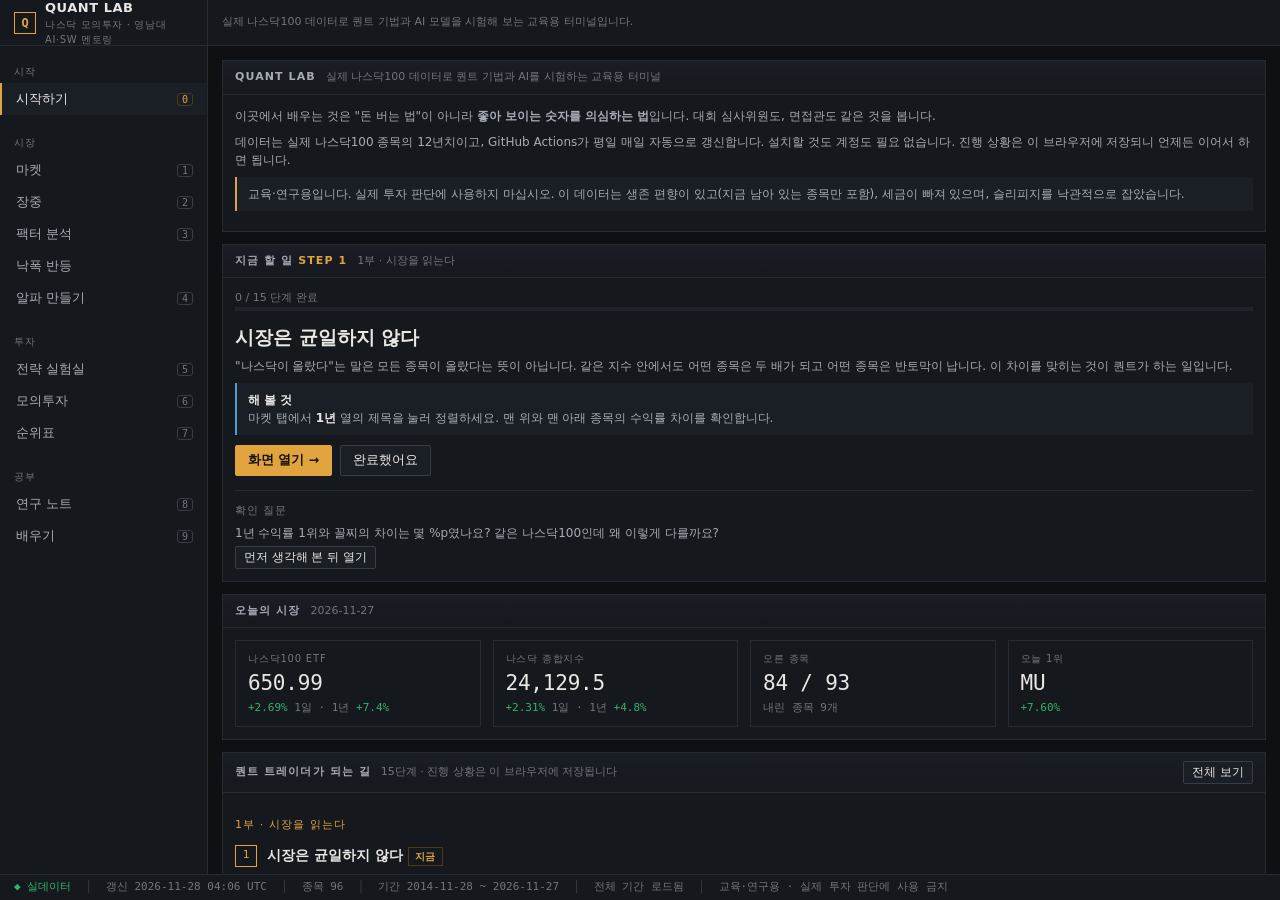
<file: docs/index.html>
<!DOCTYPE html>
<html lang="ko">
<head>
<meta charset="utf-8">
<meta name="viewport" content="width=device-width, initial-scale=1">
<title>QUANT LAB — 나스닥 퀀트 모의투자</title>
<meta name="description" content="실제 나스닥100 데이터로 퀀트 기법과 AI 모델을 시험하고 모의투자를 해 보는 교육용 터미널. 영남대 SW중심대학사업단 AI·SW 러닝메이트.">
<link rel="icon" href="data:image/svg+xml,<svg xmlns='http://www.w3.org/2000/svg' viewBox='0 0 32 32'><rect width='32' height='32' fill='%230e1013'/><text x='16' y='23' font-size='18' font-family='monospace' fill='%23e0a33e' text-anchor='middle'>Q</text></svg>">
<link rel="stylesheet" href="css/terminal.css">
</head>
<body>

<div class="app">
  <div class="brand-cell">
    <div class="brand-mark">Q</div>
    <div class="brand-name">QUANT LAB
      <small>나스닥 모의투자 · 영남대 AI·SW 멘토링</small>
    </div>
  </div>

  <div class="topbar" id="topbar">
    <span class="tiny">실제 나스닥100 데이터로 퀀트 기법과 AI 모델을 시험해 보는 교육용 터미널입니다.</span>
  </div>

  <nav class="rail">
    <div class="nav-group">
      <div class="nav-label">시작</div>
      <button class="nav-item on" data-screen="home">시작하기<span class="key">0</span></button>
    </div>
    <div class="nav-group">
      <div class="nav-label">시장</div>
      <button class="nav-item" data-screen="market">마켓<span class="key">1</span></button>
      <button class="nav-item" data-screen="intraday">장중<span class="key">2</span></button>
      <button class="nav-item" data-screen="factor">팩터 분석<span class="key">3</span></button>
      <button class="nav-item" data-screen="bounce">낙폭 반등</button>
      <button class="nav-item" data-screen="alpha">알파 만들기<span class="key">4</span></button>
    </div>
    <div class="nav-group">
      <div class="nav-label">투자</div>
      <button class="nav-item" data-screen="strategy">전략 실험실<span class="key">5</span></button>
      <button class="nav-item" data-screen="trade">모의투자<span class="key">6</span></button>
      <button class="nav-item" data-screen="rank">순위표<span class="key">7</span></button>
    </div>
    <div class="nav-group">
      <div class="nav-label">공부</div>
      <button class="nav-item" data-screen="journal">연구 노트<span class="key">8</span></button>
      <button class="nav-item" data-screen="learn">배우기<span class="key">9</span></button>
    </div>
  </nav>

  <main class="main" id="main">
    <div id="boot" style="padding:40px 4px">
      <span class="spinner"></span>
      <span class="small" style="margin-left:8px">시장 데이터를 불러오는 중…</span>
    </div>
    <div id="stephint"></div>
    <div id="screen"></div>
  </main>

  <div class="statusbar" id="statusbar"></div>
</div>

<script src="js/core/util.js"></script>
<script src="js/core/metrics.js"></script>
<script src="js/core/charts.js"></script>
<script src="js/core/ml.js"></script>
<script src="js/config.js"></script>
<script src="js/data.js"></script>
<script src="js/curriculum.js"></script>
<script src="js/journal.js"></script>
<script src="js/strategies.js"></script>
<script src="js/ai_strategies.js"></script>
<script src="js/expr.js"></script>
<script src="js/sim.js"></script>
<script src="js/alpha.js"></script>
<script src="js/leaderboard.js"></script>
<script src="js/app.js"></script>
<script src="js/screens/home.js"></script>
<script src="js/screens/market.js"></script>
<script src="js/screens/intraday.js"></script>
<script src="js/screens/factor.js"></script>
  <script src="js/screens/bounce.js"></script>
<script src="js/screens/alpha.js"></script>
<script src="js/screens/strategy.js"></script>
<script src="js/screens/trade.js"></script>
<script src="js/screens/rank.js"></script>
<script src="js/screens/journal.js"></script>
<script src="js/screens/learn.js"></script>
<script>QL.App.boot();</script>
</body>
</html>
</file>
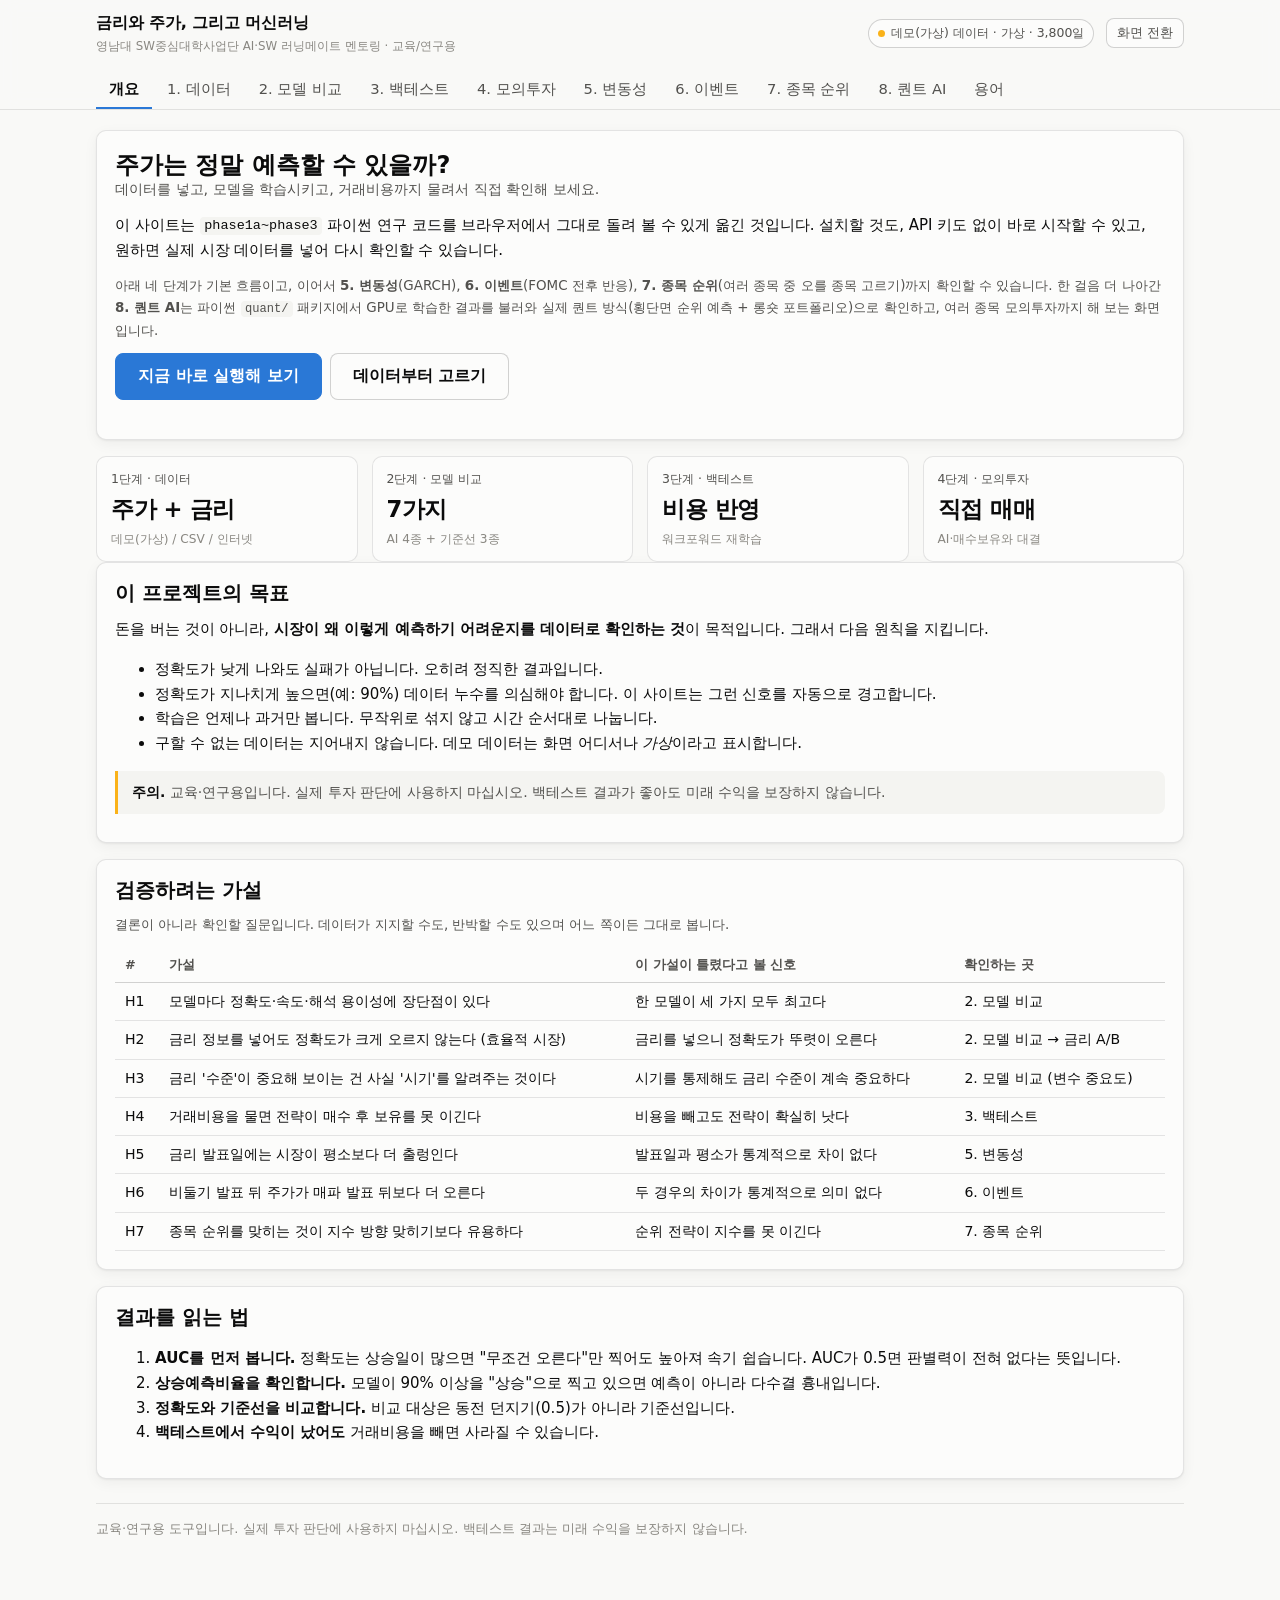
<file: web/index.html>
<!DOCTYPE html>
<html lang="ko" data-theme="">
<head>
<meta charset="utf-8">
<meta name="viewport" content="width=device-width, initial-scale=1">
<title>금리와 주가, 그리고 머신러닝 — 주가 예측·모의투자 실험실</title>
<meta name="description" content="금리 기대와 주가 방향 예측을 여러 모델로 비교하고, 거래비용을 물린 백테스트와 모의투자까지 브라우저에서 바로 확인하는 교육용 도구.">
<link rel="icon" href="data:image/svg+xml,<svg xmlns='http://www.w3.org/2000/svg' viewBox='0 0 32 32'><text y='26' font-size='26'>📈</text></svg>">
<link rel="stylesheet" href="styles.css">
</head>
<body>

<header class="top">
  <div class="top-inner">
    <div class="brand">금리와 주가, 그리고 머신러닝
      <small>영남대 SW중심대학사업단 AI·SW 러닝메이트 멘토링 · 교육/연구용</small>
    </div>
    <div class="top-spacer"></div>
    <span class="badge demo" id="dataBadge"><span class="dot"></span><span id="dataBadgeText">데이터 없음</span></span>
    <button class="iconbtn" id="themeBtn" title="밝게/어둡게">화면 전환</button>
  </div>
  <nav class="tabs" id="tabs">
    <button data-tab="home" class="on">개요</button>
    <button data-tab="data">1. 데이터</button>
    <button data-tab="models">2. 모델 비교</button>
    <button data-tab="backtest">3. 백테스트</button>
    <button data-tab="sim">4. 모의투자</button>
    <button data-tab="vol">5. 변동성</button>
    <button data-tab="event">6. 이벤트</button>
    <button data-tab="cross">7. 종목 순위</button>
    <button data-tab="quant">8. 퀀트 AI</button>
    <button data-tab="glossary">용어</button>
  </nav>
</header>

<div class="wrap">

<!-- ======================= 개요 ======================= -->
<section class="panel on" id="panel-home">
  <div class="card">
    <h1 class="mb0">주가는 정말 예측할 수 있을까?</h1>
    <p class="card-sub">데이터를 넣고, 모델을 학습시키고, 거래비용까지 물려서 직접 확인해 보세요.</p>
    <p>이 사이트는 <code>phase1a~phase3</code> 파이썬 연구 코드를 브라우저에서 그대로 돌려 볼 수 있게 옮긴 것입니다.
      설치할 것도, API 키도 없이 바로 시작할 수 있고, 원하면 실제 시장 데이터를 넣어 다시 확인할 수 있습니다.</p>
    <p class="small">아래 네 단계가 기본 흐름이고, 이어서 <strong>5. 변동성</strong>(GARCH), <strong>6. 이벤트</strong>(FOMC 전후 반응),
      <strong>7. 종목 순위</strong>(여러 종목 중 오를 종목 고르기)까지 확인할 수 있습니다.
      한 걸음 더 나아간 <strong>8. 퀀트 AI</strong>는 파이썬 <code>quant/</code> 패키지에서 GPU로 학습한 결과를 불러와
      실제 퀀트 방식(횡단면 순위 예측 + 롱숏 포트폴리오)으로 확인하고, 여러 종목 모의투자까지 해 보는 화면입니다.</p>
    <div class="sim-actions">
      <button class="btn big" id="quickRun">지금 바로 실행해 보기</button>
      <button class="btn ghost big" data-goto="data">데이터부터 고르기</button>
    </div>
    <div class="status" id="quickStatus"></div>
    <div class="progress" id="quickProg"><div></div></div>
  </div>

  <div class="grid c4 keep2">
    <div class="tile"><div class="label">1단계 · 데이터</div><div class="value">주가 + 금리</div><div class="sub">데모(가상) / CSV / 인터넷</div></div>
    <div class="tile"><div class="label">2단계 · 모델 비교</div><div class="value">7가지</div><div class="sub">AI 4종 + 기준선 3종</div></div>
    <div class="tile"><div class="label">3단계 · 백테스트</div><div class="value">비용 반영</div><div class="sub">워크포워드 재학습</div></div>
    <div class="tile"><div class="label">4단계 · 모의투자</div><div class="value">직접 매매</div><div class="sub">AI·매수보유와 대결</div></div>
  </div>

  <div class="card">
    <h2>이 프로젝트의 목표</h2>
    <p>돈을 버는 것이 아니라, <strong>시장이 왜 이렇게 예측하기 어려운지를 데이터로 확인하는 것</strong>이 목적입니다.
      그래서 다음 원칙을 지킵니다.</p>
    <ul>
      <li>정확도가 낮게 나와도 실패가 아닙니다. 오히려 정직한 결과입니다.</li>
      <li>정확도가 지나치게 높으면(예: 90%) 데이터 누수를 의심해야 합니다. 이 사이트는 그런 신호를 자동으로 경고합니다.</li>
      <li>학습은 언제나 과거만 봅니다. 무작위로 섞지 않고 시간 순서대로 나눕니다.</li>
      <li>구할 수 없는 데이터는 지어내지 않습니다. 데모 데이터는 화면 어디서나 <em>가상</em>이라고 표시합니다.</li>
    </ul>
    <div class="note warn"><strong>주의.</strong> 교육·연구용입니다. 실제 투자 판단에 사용하지 마십시오.
      백테스트 결과가 좋아도 미래 수익을 보장하지 않습니다.</div>
  </div>

  <div class="card">
    <h2>검증하려는 가설</h2>
    <p class="small">결론이 아니라 확인할 질문입니다. 데이터가 지지할 수도, 반박할 수도 있으며 어느 쪽이든 그대로 봅니다.</p>
    <div class="tbl-wrap" id="hypoTable"></div>
  </div>

  <div class="card">
    <h2>결과를 읽는 법</h2>
    <ol>
      <li><strong>AUC를 먼저 봅니다.</strong> 정확도는 상승일이 많으면 "무조건 오른다"만 찍어도 높아져 속기 쉽습니다. AUC가 0.5면 판별력이 전혀 없다는 뜻입니다.</li>
      <li><strong>상승예측비율을 확인합니다.</strong> 모델이 90% 이상을 "상승"으로 찍고 있으면 예측이 아니라 다수결 흉내입니다.</li>
      <li><strong>정확도와 기준선을 비교합니다.</strong> 비교 대상은 동전 던지기(0.5)가 아니라 기준선입니다.</li>
      <li><strong>백테스트에서 수익이 났어도</strong> 거래비용을 빼면 사라질 수 있습니다.</li>
    </ol>
  </div>
</section>

<!-- ======================= 데이터 ======================= -->
<section class="panel" id="panel-data">
  <div class="card">
    <h2>데이터 고르기</h2>
    <p class="card-sub">아무것도 설치하지 않고 시작하려면 데모(가상) 데이터를, 실제 시장을 보려면 CSV나 인터넷 불러오기를 쓰세요.</p>
    <div class="chips" id="sourceChips">
      <label class="chip on"><input type="radio" name="src" value="demo" checked>데모(가상) 데이터</label>
      <label class="chip"><input type="radio" name="src" value="file">CSV 파일 올리기</label>
      <label class="chip"><input type="radio" name="src" value="paste">CSV 붙여넣기</label>
      <label class="chip"><input type="radio" name="src" value="net">인터넷에서 받기</label>
    </div>

    <!-- 데모 -->
    <div id="srcDemo" class="src-box" style="margin-top:14px">
      <div class="controls">
        <div class="field"><label for="demoN">거래일 수</label>
          <select id="demoN"><option value="1300">약 5년 (1,300일)</option><option value="2600">약 10년 (2,600일)</option><option value="3800" selected>약 15년 (3,800일)</option></select></div>
        <div class="field"><label for="demoSignal">숨은 신호 강도 <span id="demoSignalV" class="tiny">0.06</span></label>
          <input type="range" id="demoSignal" min="0" max="0.30" step="0.01" value="0.06"></div>
        <div class="field"><label for="demoSeed">난수 시드</label><input type="number" id="demoSeed" value="42" min="1" step="1"></div>
        <button class="btn" id="loadDemo">이 데이터로 시작</button>
      </div>
      <div class="note">숨은 신호 강도를 <strong>0</strong>으로 두면 예측할 거리가 전혀 없는 시계열이 됩니다.
        그때 모델의 AUC가 0.5 근처로 나오는지 확인해 보세요. 도구가 제대로 작동하는지 점검하는 좋은 방법입니다.
        값을 키우면 "신호가 있으면 모델이 정말 찾아내는가"를 볼 수 있습니다.</div>
    </div>

    <!-- 파일 -->
    <div id="srcFile" class="src-box hidden" style="margin-top:14px">
      <div class="controls">
        <div class="field"><label for="csvFile">CSV 파일</label><input type="file" id="csvFile" accept=".csv,.txt,.tsv"></div>
      </div>
      <div class="note">필요한 열: <code>Date</code>(또는 날짜), <code>Close</code>(또는 종가). 금리 열(<code>Rate</code>/<code>금리</code>/<code>DGS2</code>)이 있으면 금리 특징까지 씁니다.
        야후 파이낸스·증권사에서 받은 CSV를 그대로 올려도 됩니다.</div>
    </div>

    <!-- 붙여넣기 -->
    <div id="srcPaste" class="src-box hidden" style="margin-top:14px">
      <textarea id="csvText" placeholder="Date,Close,Rate&#10;2015-01-02,2058.20,0.67&#10;2015-01-05,2020.58,0.63&#10;..."></textarea>
      <div class="controls" style="margin-top:8px">
        <button class="btn" id="loadPaste">붙여넣은 데이터로 시작</button>
      </div>
      <div class="note">Colab에서 <code>df.to_csv()</code>로 뽑은 내용을 그대로 붙여넣어도 됩니다.</div>
    </div>

    <!-- 인터넷 -->
    <div id="srcNet" class="src-box hidden" style="margin-top:14px">
      <div class="controls">
        <div class="field"><label for="netProvider">제공처</label>
          <select id="netProvider">
            <option value="av">Alpha Vantage (무료 키, 가장 안정적)</option>
            <option value="fred">FRED (무료 키)</option>
            <option value="stooq">Stooq (키 없음, 차단될 수 있음)</option>
          </select></div>
        <div class="field" id="fSymbol"><label for="netSymbol">종목/시리즈</label><input type="text" id="netSymbol" value="SPY"></div>
        <div class="field" id="fRate"><label for="netRate">금리</label><input type="text" id="netRate" value="2year"></div>
        <div class="field" id="fKey"><label for="netKey">API 키</label><input type="password" id="netKey" placeholder="키를 붙여넣으세요"></div>
        <button class="btn" id="loadNet">불러오기</button>
      </div>
      <div class="status" id="netStatus"></div>
      <div class="note">키는 브라우저 안에서만 쓰이고 어디에도 저장·전송되지 않습니다(제공처 서버 제외).
        Alpha Vantage 키는 <a href="https://www.alphavantage.co/support/#api-key" target="_blank" rel="noopener">여기</a>에서,
        FRED 키는 <a href="https://fred.stlouisfed.org/docs/api/api_key.html" target="_blank" rel="noopener">여기</a>에서 무료로 받습니다.
        브라우저 보안 정책(CORS) 때문에 막히면 CSV 방식을 쓰세요.</div>
    </div>
  </div>

  <div id="dataResult" class="hidden">
    <div class="grid c4 keep2" id="dataTiles"></div>
    <div class="card">
      <div class="chart-title" id="priceTitle">주가</div>
      <div class="chart-note">아래로 마우스를 올리면 날짜별 값을 볼 수 있습니다.</div>
      <canvas class="chart lg" id="chartPrice"></canvas>
    </div>
    <div class="card" id="rateCard">
      <div class="chart-title" id="rateTitle">금리(%)</div>
      <div class="chart-note">주가와 금리는 단위가 달라 한 그래프에 겹치지 않고 따로 그립니다.</div>
      <canvas class="chart" id="chartRate"></canvas>
    </div>
    <div class="card">
      <h3>모델에 넣는 값(특징) 미리보기</h3>
      <p class="small">주가·금리를 그대로 쓰지 않고, 시기가 달라져도 성질이 변하지 않는 <strong>비율·변화량</strong>으로 바꿔 씁니다(정상성).</p>
      <div class="tbl-wrap" id="featPreview"></div>
    </div>
  </div>
</section>

<!-- ======================= 모델 비교 ======================= -->
<section class="panel" id="panel-models">
  <div class="card">
    <h2>모델 비교 <span class="tiny">— Phase 1-a</span></h2>
    <p class="card-sub">"N일 뒤에 오를까 내릴까"를 여러 모델로 맞혀 보고 성적을 나란히 비교합니다.</p>
    <div class="controls">
      <div class="field"><label for="mHorizon">예측 시계</label>
        <select id="mHorizon"><option value="1">1일 뒤 (내일)</option><option value="5" selected>5일 뒤 (약 1주)</option><option value="20">20일 뒤 (약 1달)</option><option value="60">60일 뒤 (약 3달)</option></select></div>
      <div class="field"><label for="mValidation">검증 방식</label>
        <select id="mValidation"><option value="holdout" selected>시간순 분할 (앞 80% 학습)</option><option value="walk">워크포워드 (재학습 반복, 느림)</option></select></div>
      <div class="field"><label for="mRatio">학습 비율 <span id="mRatioV" class="tiny">0.80</span></label>
        <input type="range" id="mRatio" min="0.5" max="0.9" step="0.05" value="0.8"></div>
      <div class="field"><label for="mThreshold">판정 문턱값 <span id="mThresholdV" class="tiny">0.50</span></label>
        <input type="range" id="mThreshold" min="0.3" max="0.7" step="0.01" value="0.5"></div>
    </div>
    <div class="controls" style="margin-top:10px">
      <label class="check"><input type="checkbox" id="mRate" checked> 금리 특징 사용 (가설 H2)</label>
      <label class="check"><input type="checkbox" id="mExtra"> 확장 특징(변동성·장기모멘텀) 추가</label>
      <label class="check"><input type="checkbox" id="mWeight" checked> 클래스 가중치 (다수결 흉내 방지)</label>
    </div>
    <div style="margin-top:12px">
      <div class="tiny" style="margin-bottom:6px">비교할 모델</div>
      <div class="chips" id="modelChips"></div>
    </div>
    <div class="controls" style="margin-top:14px">
      <button class="btn" id="runModels">학습하고 비교하기</button>
      <button class="btn ghost" id="runRateAB">금리 넣은 것과 뺀 것 비교 (H2)</button>
      <button class="btn ghost" id="runHorizon">예측 시계별로 비교 (1·5·20·60일)</button>
      <button class="btn ghost" id="runRegime">시기별로 나눠 보기 (H3)</button>
    </div>
    <div class="status" id="modelStatus"></div>
    <div class="progress" id="modelProg"><div></div></div>
  </div>

  <div id="modelResult" class="hidden">
    <div id="modelWarnings"></div>
    <div class="card">
      <h3>성적표</h3>
      <p class="small">AUC를 먼저 보고, 상승예측비율과 <em>정확도−기준선</em>을 함께 확인하세요.</p>
      <div class="tbl-wrap" id="modelTable"></div>
    </div>
    <div class="grid c2">
      <div class="card">
        <div class="chart-title">AUC — 오를 날과 내릴 날을 구별하는 힘</div>
        <div class="chart-note">0.5는 실력 없음. 세로선이 그 기준입니다.</div>
        <canvas class="chart" id="chartAuc"></canvas>
      </div>
      <div class="card">
        <div class="chart-title">ROC 곡선</div>
        <div class="chart-note">점선(대각선)에 붙을수록 판별력이 없다는 뜻입니다.</div>
        <div id="rocLegend"></div>
        <canvas class="chart" id="chartRoc"></canvas>
      </div>
    </div>
    <div class="grid c2">
      <div class="card">
        <h3>혼동행렬</h3>
        <div class="controls" style="margin-bottom:10px">
          <div class="field"><label for="cmModel">모델 선택</label><select id="cmModel"></select></div>
        </div>
        <div class="cm" id="confMatrix"></div>
      </div>
      <div class="card">
        <div class="chart-title">변수 중요도</div>
        <div class="chart-note" id="impNote">모델이 어떤 값을 많이 참고했는지. 합이 1이 되도록 맞춘 상대값입니다.</div>
        <canvas class="chart" id="chartImp"></canvas>
      </div>
    </div>
    <div class="card" id="modelReading"></div>
  </div>

  <div id="abResult" class="hidden">
    <div class="card">
      <h3>금리 특징의 효과 (가설 H2)</h3>
      <p class="small">같은 모델·같은 구간에서 금리 변수만 넣고 뺐을 때의 차이입니다. 차이가 거의 없다면 효율적 시장 가설과 어울리는 결과입니다.</p>
      <div class="tbl-wrap" id="abTable"></div>
    </div>
  </div>

  <div id="horizonResult" class="hidden">
    <div class="card">
      <h3>예측 시계를 바꾸면 (1일 · 5일 · 20일 · 60일)</h3>
      <p class="small">먼 미래일수록 정확도가 높아 보일 수 있지만 기준선도 같이 오릅니다. 그래서 <em>정확도−기준선</em>과 AUC로 판단합니다.</p>
      <div class="tbl-wrap" id="horizonTable"></div>
      <div class="chart-title" style="margin-top:14px">예측 시계별 AUC</div>
      <canvas class="chart" id="chartHorizon"></canvas>
    </div>
  </div>

  <div id="regimeResult" class="hidden">
    <div class="card">
      <h3>시기별로 나눠 보기 (가설 H3)</h3>
      <p class="small">금리 환경이 다른 시기로 시험 구간을 잘라 성적을 따로 봅니다. 한 시기에서만 잘 맞는다면 그 모델은 '시기를 외운' 것일 수 있습니다.</p>
      <div class="tbl-wrap" id="regimeTable"></div>
    </div>
  </div>
</section>

<!-- ======================= 백테스트 ======================= -->
<section class="panel" id="panel-backtest">
  <div class="card">
    <h2>백테스트 <span class="tiny">— Phase 1-b</span></h2>
    <p class="card-sub">"그 예측대로 실제로 투자했다면?" 워크포워드로 계속 재학습하고, 거래비용까지 물립니다.</p>
    <div class="controls">
      <div class="field"><label for="bModel">모델</label><select id="bModel"></select></div>
      <div class="field"><label for="bHorizon">예측 시계</label>
        <select id="bHorizon"><option value="1" selected>1일 뒤 (내일)</option><option value="5">5일 뒤</option><option value="20">20일 뒤</option></select></div>
      <div class="field"><label for="bStart">워크포워드 시작 <span id="bStartV" class="tiny">60%</span></label>
        <input type="range" id="bStart" min="0.4" max="0.8" step="0.05" value="0.6"></div>
      <div class="field"><label for="bStep">재학습 간격(거래일)</label>
        <select id="bStep"><option value="25">25일 (촘촘·느림)</option><option value="50">50일</option><option value="100" selected>100일 (빠름)</option></select></div>
      <div class="field"><label for="bCost">편도 거래비용(%) </label><input type="number" id="bCost" value="0.05" step="0.01" min="0"></div>
      <div class="field"><label for="bSlip">슬리피지(%)</label><input type="number" id="bSlip" value="0.05" step="0.01" min="0"></div>
      <div class="field"><label for="bThreshold">문턱값 <span id="bThresholdV" class="tiny">0.50</span></label>
        <input type="range" id="bThreshold" min="0.3" max="0.7" step="0.01" value="0.5"></div>
      <button class="btn" id="runBacktest">백테스트 실행</button>
    </div>
    <div class="status" id="btStatus"></div>
    <div class="progress" id="btProg"><div></div></div>
  </div>

  <div id="btResult" class="hidden">
    <div class="grid c4 keep2" id="btTiles"></div>
    <div class="card">
      <div class="chart-title">자산 곡선 (시작 = 1)</div>
      <div class="chart-note">비용 전과 비용 후의 간격이 곧 수수료가 먹은 몫입니다.</div>
      <div id="btLegend"></div>
      <canvas class="chart lg" id="chartEquity"></canvas>
    </div>
    <div class="card">
      <h3>성과 비교</h3>
      <div class="tbl-wrap" id="btTable"></div>
    </div>
    <div class="card">
      <div class="chart-title">거래비용을 올리면?</div>
      <div class="chart-note">왕복 비용별 최종 누적수익. 회색 막대는 매수 후 보유에 진 경우입니다.</div>
      <canvas class="chart" id="chartCost"></canvas>
    </div>
    <div class="card" id="btReading"></div>
  </div>
</section>

<!-- ======================= 모의투자 ======================= -->
<section class="panel" id="panel-sim">
  <div class="card">
    <h2>모의투자</h2>
    <p class="card-sub">하루씩 넘기며 직접 사고팔아 보세요. 같은 조건의 AI 자동매매, 그리고 그냥 사서 들고 있기와 나란히 겨룹니다.</p>
    <div class="controls">
      <div class="field"><label for="sModel">AI 모델</label><select id="sModel"></select></div>
      <div class="field"><label for="sCash">시작 자본</label>
        <select id="sCash"><option value="1000000">100만원</option><option value="10000000" selected>1,000만원</option><option value="100000000">1억원</option></select></div>
      <div class="field"><label for="sFee">거래비용(편도 %)</label><input type="number" id="sFee" value="0.1" step="0.01" min="0"></div>
      <div class="field"><label for="sThreshold">AI 매수 문턱값 <span id="sThresholdV" class="tiny">0.50</span></label>
        <input type="range" id="sThreshold" min="0.3" max="0.7" step="0.01" value="0.5"></div>
      <button class="btn" id="startSim">모의투자 시작</button>
    </div>
    <div class="status" id="simStatus"></div>
    <div class="progress" id="simProg"><div></div></div>
    <div class="note">AI는 그날까지의 정보로 만든 예측만 보고 다음 날 포지션을 정합니다. 미래를 미리 알지 못합니다.
      공매도·레버리지는 없고 현금과 주식 사이만 오갑니다.</div>
  </div>

  <div id="simBoard" class="hidden">
    <div class="card">
      <div class="grid c3">
        <div>
          <div class="tile" style="border:0;padding:0;background:transparent">
            <div class="label">내 총자산</div>
            <div class="hero-num" id="simEquity">—</div>
            <div class="sub" id="simEquitySub">—</div>
          </div>
        </div>
        <div>
          <div class="label tiny">오늘 (<span id="simDate">—</span>)</div>
          <div class="value" style="font-size:1.3rem;font-weight:650" id="simPrice">—</div>
          <div class="sub tiny" id="simChange">—</div>
          <div style="margin-top:10px">
            <div class="label tiny">현금 / 주식 비중</div>
            <div class="gauge"><div id="simWeightBar" style="background:var(--series-3)"></div></div>
            <div class="tiny" id="simWeightText">—</div>
          </div>
        </div>
        <div>
          <div class="label tiny">AI가 본 내일 상승 확률</div>
          <div class="value" style="font-size:1.3rem;font-weight:650" id="simProba">—</div>
          <div class="gauge" style="margin-top:6px"><div id="simProbaBar"></div></div>
          <div class="sub tiny" id="simSignal">—</div>
        </div>
      </div>

      <div class="sim-actions" style="margin-top:16px">
        <button class="btn" data-act="buy1">전액 매수</button>
        <button class="btn ghost" data-act="buy05">절반 매수</button>
        <button class="btn ghost" data-act="sell05">절반 매도</button>
        <button class="btn ghost" data-act="sell1">전액 매도</button>
      </div>
      <div class="sim-actions">
        <button class="btn ghost sm" data-step="1">하루 넘기기</button>
        <button class="btn ghost sm" data-step="5">5일</button>
        <button class="btn ghost sm" data-step="20">20일</button>
        <button class="btn ghost sm" data-step="end">끝까지</button>
        <label class="check" style="margin-left:6px"><input type="checkbox" id="simFollow"> AI가 시키는 대로 따라하기</label>
      </div>
      <div class="tiny" id="simProgressText">—</div>
    </div>

    <div class="card">
      <div class="chart-title">자산 곡선 비교</div>
      <div id="simLegend"></div>
      <canvas class="chart lg" id="chartSim"></canvas>
    </div>
    <div class="card">
      <div class="chart-title">가격 흐름 (지금까지 진행한 구간)</div>
      <canvas class="chart" id="chartSimPrice"></canvas>
    </div>
    <div class="card">
      <h3>성적</h3>
      <div class="tbl-wrap" id="simTable"></div>
    </div>
    <div class="card">
      <h3>내 거래 기록</h3>
      <div class="tbl-wrap trade-log" id="simLog"><p class="small">아직 거래가 없습니다.</p></div>
    </div>
  </div>
</section>

<!-- ======================= 변동성 ======================= -->
<section class="panel" id="panel-vol">
  <div class="card">
    <h2>변동성 분석 <span class="tiny">— Phase 1-c</span></h2>
    <p class="card-sub">GARCH는 '오를까 내릴까'가 아니라 '얼마나 출렁일까'를 다룹니다. 그래서 정확도 표에 넣지 않고 따로 봅니다.</p>
    <div class="controls">
      <button class="btn" id="runVol">변동성 분석 실행</button>
      <label class="check"><input type="checkbox" id="volNextDay" checked> 정책 발표 다음 날까지 이벤트로 포함</label>
    </div>
    <div class="status" id="volStatus"></div>
  </div>
  <div id="volResult" class="hidden">
    <div class="grid c4 keep2" id="volTiles"></div>
    <div class="card">
      <div class="chart-title">GARCH(1,1) 조건부 변동성 (연율화 %)</div>
      <div class="chart-note">변동성은 뭉쳐서 옵니다. 한 번 커지면 한동안 큰 상태가 유지됩니다.</div>
      <div id="volLegend"></div>
      <canvas class="chart lg" id="chartVol"></canvas>
    </div>
    <div class="card">
      <div class="chart-title">정책 발표일 전후 vs 평소 — |일간 수익률| 분포</div>
      <div class="chart-note">세로축은 각 집단 안에서의 비율입니다(표본 수가 달라도 비교할 수 있게).</div>
      <div id="volHistLegend"></div>
      <canvas class="chart" id="chartVolHist"></canvas>
      <div id="volTest"></div>
    </div>
  </div>
</section>

<!-- ======================= 이벤트 스터디 ======================= -->
<section class="panel" id="panel-event">
  <div class="card">
    <h2>이벤트 스터디 <span class="tiny">— Phase 2</span></h2>
    <p class="card-sub">FOMC는 1년에 여덟 번뿐입니다. 표본이 적을 때 쓰는 정석적 방법으로 발표일 전후 주가를 봅니다.</p>
    <div class="controls">
      <div class="field"><label for="evBefore">발표일 전 (거래일)</label>
        <select id="evBefore"><option value="5" selected>5일</option><option value="10">10일</option><option value="20">20일</option></select></div>
      <div class="field"><label for="evAfter">발표일 후 (거래일)</label>
        <select id="evAfter"><option value="5">5일</option><option value="10" selected>10일</option><option value="20">20일</option></select></div>
      <div class="field"><label for="evGroup">집단을 나누는 기준</label>
        <select id="evGroup">
          <option value="rate" selected>발표일 금리 변화 (서프라이즈 대용치)</option>
          <option value="tone">붙여넣은 톤 점수 (파이썬 phase2 결과)</option>
        </select></div>
      <button class="btn" id="runEvent">이벤트 분석 실행</button>
    </div>
    <div class="status" id="evStatus"></div>
    <details style="margin-top:10px">
      <summary class="small">톤 점수 붙여넣기 (선택) — 파이썬 phase2가 만든 값을 여기에 넣으면 매파/비둘기로 나눠 볼 수 있습니다</summary>
      <p class="small" style="margin-top:8px">한 줄에 <code>날짜,톤</code> 형식으로 넣습니다. 예: <code>2015-01-28,0.12</code> (+면 매파, −면 비둘기)</p>
      <textarea id="evToneText" placeholder="2015-01-28,0.12&#10;2015-03-18,-0.05&#10;..."></textarea>
      <div class="controls" style="margin-top:8px"><button class="btn ghost sm" id="loadTone">톤 점수 적용</button></div>
    </details>
    <div class="note">브라우저에서는 연준 사이트의 성명서 원문을 받아 오거나 대형 언어모델(FOMC-RoBERTa)을 돌릴 수 없습니다.
      그래서 톤은 파이썬 <code>phase2_event_study.py</code>가 만든 값을 붙여넣어 쓰고, 없으면 발표일의 금리 변화를
      서프라이즈 대용치로 씁니다. 텍스트나 점수를 지어내지 않습니다.</div>
  </div>

  <div id="evResult" class="hidden">
    <div class="grid c4 keep2" id="evTiles"></div>
    <div class="card">
      <div class="chart-title">발표일 전후 평균 누적수익률</div>
      <div class="chart-note">가로축 0이 발표 이후 첫 거래일입니다. 표본 전체 평균 수익률을 뺀 '초과분'의 누적입니다.</div>
      <div id="evCarLegend"></div>
      <canvas class="chart lg" id="chartCar"></canvas>
    </div>
    <div class="card">
      <h3>집단별 반응 비교 (가설 H6)</h3>
      <div class="tbl-wrap" id="evTable"></div>
      <div id="evTest"></div>
    </div>
    <div class="card">
      <div class="chart-title" id="evScatterTitle">기준값 vs 익일 수익률</div>
      <div class="chart-note">점선은 최소제곱 추세선입니다. 기울기가 뚜렷하지 않으면 관계가 약하다는 뜻입니다.</div>
      <canvas class="chart" id="chartEvScatter"></canvas>
      <div id="evCorr"></div>
    </div>
    <div class="card">
      <h3>해석 기준 — Bernanke &amp; Kuttner (2005)</h3>
      <p class="small">'예상치 못한' 25bp 인하가 주가지수를 약 1% 올린다고 보고했습니다. 핵심은 금리 <strong>수준</strong>이 아니라
        <strong>서프라이즈</strong>(예상 대비 놀람)입니다. 여기서 쓰는 2년물 금리 변화는 서프라이즈의 대용치일 뿐이며,
        정확한 서프라이즈는 연방기금 선물이 필요합니다.</p>
      <div class="tbl-wrap" id="evList"></div>
    </div>
  </div>
</section>

<!-- ======================= 종목 순위 ======================= -->
<section class="panel" id="panel-cross">
  <div class="card">
    <h2>종목 순위 예측 <span class="tiny">— Phase 3</span></h2>
    <p class="card-sub">실무는 지수 방향을 맞히지 않고, 여러 종목 중 더 오를 종목의 <strong>순위</strong>를 맞혀 상위를 삽니다.</p>
    <div class="chips" id="uniChips">
      <label class="chip on"><input type="radio" name="uni" value="demo" checked>데모(가상) 종목 24개</label>
      <label class="chip"><input type="radio" name="uni" value="file">CSV 파일 올리기</label>
      <label class="chip"><input type="radio" name="uni" value="paste">CSV 붙여넣기</label>
    </div>
    <div id="uniDemoBox" style="margin-top:12px">
      <div class="controls">
        <div class="field"><label for="uniN">종목 수</label>
          <select id="uniN"><option value="12">12개</option><option value="24" selected>24개</option><option value="40">40개</option></select></div>
        <div class="field"><label for="uniSignal">숨은 모멘텀 신호 강도 <span id="uniSignalV" class="tiny">0.02</span></label>
          <input type="range" id="uniSignal" min="0" max="0.15" step="0.01" value="0.02"></div>
        <div class="field"><label for="uniSeed">난수 시드</label><input type="number" id="uniSeed" value="7" min="1" step="1"></div>
        <button class="btn ghost" id="loadUniDemo">가상 종목 다시 만들기</button>
      </div>
      <div class="note">이 가상 종목들에는 "6개월 모멘텀이 높은 종목이 조금 더 오른다"는 신호를 <strong>일부러 심어</strong> 두었습니다.
        강도를 <strong>0</strong>으로 두면 평균적으로 순위 예측이 통하지 않아야 정상입니다.
        다만 <em>한 번</em>은 우연히 잘 나올 수 있으니, 시드를 바꿔 여러 번 돌려 평균으로 판단하세요
        (아래 "조건을 바꿔 5번 반복" 버튼). 실제 시장에 이만한 신호가 있다는 뜻은 아닙니다.</div>
    </div>
    <div id="uniFileBox" class="hidden" style="margin-top:12px">
      <div class="controls"><div class="field"><label for="uniFile">종목 CSV</label><input type="file" id="uniFile" accept=".csv,.txt,.tsv"></div></div>
    </div>
    <div id="uniPasteBox" class="hidden" style="margin-top:12px">
      <textarea id="uniText" placeholder="Date,삼성전자,SK하이닉스,NAVER&#10;2015-01-02,26000,47000,72000&#10;...&#10;&#10;또는  Date,Ticker,Close  세 열 형식"></textarea>
      <div class="controls" style="margin-top:8px"><button class="btn ghost sm" id="loadUniPaste">붙여넣은 종목 데이터 적용</button></div>
    </div>
    <p class="small" style="margin-top:10px">넓은 형식(<code>날짜 + 종목별 종가 열</code>) 또는 좁은 형식(<code>Date, Ticker, Close</code>) 둘 다 됩니다. 최소 5종목이 필요합니다.</p>

    <div class="controls" style="margin-top:8px">
      <div class="field"><label for="xModel">모델</label><select id="xModel"></select></div>
      <div class="field"><label for="xTopN">매달 사는 종목 수</label>
        <select id="xTopN"><option value="3">3종목</option><option value="5" selected>5종목</option><option value="10">10종목</option></select></div>
      <div class="field"><label for="xWarmup">학습 준비 기간</label>
        <select id="xWarmup"><option value="24">24개월</option><option value="36" selected>36개월</option><option value="48">48개월</option></select></div>
      <div class="field"><label for="xCost">편도 거래비용(%)</label><input type="number" id="xCost" value="0.05" step="0.01" min="0"></div>
      <button class="btn" id="runCross">순위 전략 실행</button>
      <button class="btn ghost" id="runCrossSeeds">조건을 바꿔 5번 반복</button>
    </div>
    <div class="status" id="xStatus"></div>
    <div class="progress" id="xProg"><div></div></div>
    <div class="note warn"><strong>생존 편향에 주의하세요.</strong> 지금 살아남은 종목만 넣으면 그동안 상장폐지된 회사가 표본에서 빠져
      성과가 실제보다 좋게 나옵니다. 발표할 때 이 한계를 반드시 함께 밝혀야 합니다.</div>
  </div>

  <div id="xSeedResult" class="hidden">
    <div class="card">
      <h3>같은 전략을 조건만 바꿔 5번 돌리면</h3>
      <p class="small">한 번 잘 나온 결과가 실력인지 운인지 가리는 가장 쉬운 방법입니다. 결과가 들쭉날쭉하면 한 번의 성적은 믿을 게 못 됩니다.</p>
      <div class="tbl-wrap" id="xSeedTable"></div>
      <div id="xSeedNote"></div>
    </div>
  </div>

  <div id="xResult" class="hidden">
    <div class="grid c4 keep2" id="xTiles"></div>
    <div class="card">
      <div class="chart-title">누적 자산 (시작 = 1)</div>
      <div class="chart-note">상위 종목 전략과 비교 대상(전체 동일가중, 지수)을 나란히 봅니다.</div>
      <div id="xLegend"></div>
      <canvas class="chart lg" id="chartCross"></canvas>
    </div>
    <div class="card">
      <h3>성과 비교</h3>
      <div class="tbl-wrap" id="xTable"></div>
      <div id="xReading"></div>
    </div>
    <div class="grid c2">
      <div class="card">
        <div class="chart-title">월별 정보계수(IC)</div>
        <div class="chart-note">그 달 예측 순위와 실제 수익률의 상관계수. 0이면 순위를 전혀 맞히지 못한 것입니다.</div>
        <canvas class="chart" id="chartIC"></canvas>
      </div>
      <div class="card">
        <h3>최근에 고른 종목</h3>
        <div class="tbl-wrap trade-log" id="xPicks"></div>
      </div>
    </div>
  </div>
</section>

<!-- ======================= 퀀트 AI ======================= -->
<section class="panel" id="panel-quant">
  <div class="card">
    <h2>퀀트 AI <span class="tiny">— 파이썬(GPU)에서 학습한 결과 불러오기</span></h2>
    <p class="card-sub">여기까지 오면 방식이 달라집니다. 지수 하나의 방향이 아니라
      <strong>여러 종목 중에서 더 오를 종목을 골라내는</strong> 문제입니다. 실제 퀀트 운용이 하는 방식입니다.</p>
    <div class="controls">
      <button class="btn ghost" id="qtSample">내장 샘플 보기</button>
      <div class="field"><label for="qtFile">학습 결과 파일 (web_export.json)</label>
        <input type="file" id="qtFile" accept=".json"></div>
    </div>
    <div class="status" id="qtStatus"></div>
    <div class="note">파이썬에서 <code>python -m quant.run --preset us --model gru --device cuda</code> 처럼 학습하면
      <code>runs/&lt;이름&gt;/web_export.json</code> 이 만들어집니다. 그 파일을 여기에 올리면 결과를 보고
      그 예측으로 모의투자까지 해 볼 수 있습니다.</div>
  </div>

  <div id="qtBoard" class="hidden">
    <div id="qtMeta"></div>
    <div class="grid c4 keep2" id="qtTiles"></div>

    <div class="card">
      <div class="chart-title">자산 곡선 (시작 = 1)</div>
      <div class="chart-note">AI가 고른 상위 종목 포트폴리오 vs 전 종목 동일가중. 비용 전/후 간격이 수수료가 먹은 몫입니다.</div>
      <div id="qtEquityLegend"></div>
      <canvas class="chart lg" id="qtEquity"></canvas>
    </div>

    <div class="grid c2">
      <div class="card">
        <div class="chart-title">IC 흐름</div>
        <div class="chart-note">날마다 '예측 순위'와 '실제 수익률'이 얼마나 맞았는지. 0이면 실력 없음.</div>
        <canvas class="chart" id="qtIc"></canvas>
      </div>
      <div class="card">
        <div class="chart-title">예측 분위별 실제 수익률</div>
        <div class="chart-note">점수가 높은 분위일수록 실제 수익도 높아야 신호가 살아 있는 것입니다.</div>
        <canvas class="chart" id="qtQuantiles"></canvas>
      </div>
    </div>

    <div class="card">
      <h3>성과 비교</h3>
      <div class="tbl-wrap" id="qtPerfTable"></div>
    </div>
    <div class="card">
      <h3>워크포워드 구간별</h3>
      <p class="small">구간마다 다시 학습했습니다. 검증 IC와 시험 IC가 비슷해야 과적합이 아닙니다.</p>
      <div class="tbl-wrap" id="qtFoldTable"></div>
    </div>
    <div class="card" id="qtReading"></div>

    <div class="card">
      <h2>여러 종목 모의투자</h2>
      <p class="card-sub">갈아타는 날마다 종목을 직접 고르세요. 같은 기간을 AI와 동일가중 벤치마크도 함께 달립니다.</p>
      <div class="controls">
        <div class="field"><label for="qtCash">시작 자본</label>
          <select id="qtCash"><option value="10000000" selected>1,000만원</option><option value="100000000">1억원</option></select></div>
        <div class="field"><label for="qtFee">거래비용(편도 %)</label><input type="number" id="qtFee" value="0.1" step="0.01" min="0"></div>
        <div class="field"><label for="qtTopK">AI가 담는 종목 수</label><input type="number" id="qtTopK" value="8" min="1" max="30" step="1"></div>
        <button class="btn" id="qtStart">모의투자 시작</button>
      </div>
    </div>

    <div id="qtSimBoard" class="hidden">
      <div class="card">
        <div class="grid c3">
          <div>
            <div class="label tiny">내 포트폴리오</div>
            <div class="hero-num" id="qtEquityNow">—</div>
            <div class="sub" id="qtEquitySub">—</div>
          </div>
          <div>
            <div class="label tiny">AI 포트폴리오</div>
            <div class="value" style="font-size:1.3rem;font-weight:650" id="qtAiVal">—</div>
            <div class="label tiny" style="margin-top:8px">동일가중 벤치마크</div>
            <div class="value" style="font-size:1.3rem;font-weight:650" id="qtBhVal">—</div>
          </div>
          <div>
            <div class="label tiny">갈아타는 날</div>
            <div class="value" style="font-size:1.3rem;font-weight:650" id="qtDate">—</div>
            <div class="sub tiny" id="qtStepInfo">—</div>
          </div>
        </div>
        <div class="sim-actions" style="margin-top:14px">
          <button class="btn ghost sm" id="qtPickAll">AI가 고른 종목 그대로 담기</button>
          <button class="btn sm" data-qstep="1">다음 리밸런싱</button>
          <button class="btn ghost sm" data-qstep="10">10회</button>
          <button class="btn ghost sm" data-qstep="end">끝까지</button>
          <label class="check" style="margin-left:6px"><input type="checkbox" id="qtFollow"> 계속 AI를 따라가기</label>
        </div>
      </div>

      <div class="card">
        <div class="chart-title">자산 곡선 비교</div>
        <div id="qtSimLegend"></div>
        <canvas class="chart lg" id="qtSimChart"></canvas>
      </div>
      <div class="card">
        <h3>이번 회차 종목 (AI 점수 순 상위 20)</h3>
        <p class="small">체크한 종목을 동일가중으로 담습니다. 아무것도 고르지 않으면 현금으로 둡니다.</p>
        <div class="tbl-wrap" id="qtPickTable"></div>
      </div>
      <div class="card">
        <h3>성적</h3>
        <div class="tbl-wrap" id="qtSimTable"></div>
      </div>
    </div>
  </div>
</section>

<!-- ======================= 용어 ======================= -->
<section class="panel" id="panel-glossary">
  <div class="card">
    <h2>용어 정리</h2>
    <p class="card-sub">모르는 말이 나오면 여기에서 찾아보세요.</p>
    <div class="controls" style="margin-bottom:10px">
      <div class="field" style="min-width:260px"><label for="glossSearch">검색</label>
        <input type="text" id="glossSearch" placeholder="예: AUC, 샤프, 누수"></div>
    </div>
    <div class="tbl-wrap" id="glossTable"></div>
  </div>
  <div class="card">
    <h2>이 사이트와 파이썬 코드의 관계</h2>
    <div class="tbl-wrap" id="mapTable"></div>
    <div class="note">브라우저에서는 scikit-learn·XGBoost·케라스를 쓸 수 없어 같은 알고리즘을 자바스크립트로 직접 구현했습니다.
      구조와 규칙(시간순 분할, 클래스 가중치, 누수 방지)은 파이썬 코드와 같지만, 세부 구현과 하이퍼파라미터가 달라
      숫자가 완전히 똑같지는 않습니다. 정식 결과는 파이썬 스크립트로 확인하세요.
      LSTM 대신 신경망(MLP)을 쓰는 것도 같은 이유입니다.</div>
  </div>
</section>

  <div class="foot">
    교육·연구용 도구입니다. 실제 투자 판단에 사용하지 마십시오. 백테스트 결과는 미래 수익을 보장하지 않습니다.
  </div>
</div>

<script src="js/util.js"></script>
<script src="js/data.js"></script>
<script src="js/ml.js"></script>
<script src="js/metrics.js"></script>
<script src="js/charts.js"></script>
<script src="js/backtest.js"></script>
<script src="js/sim.js"></script>
<script src="js/events.js"></script>
<script src="js/cross.js"></script>
<script src="js/sample_quant.js"></script>
<script src="js/quant.js"></script>
<script src="js/app.js"></script>
</body>
</html>
</file>
<file: docs/css/terminal.css>
/* ============================================================================
 *  terminal.css — QUANT LAB 디자인 시스템
 *
 *  방향: 트레이딩 터미널.
 *  - 어두운 바탕에 정보를 촘촘히 놓습니다. 화면을 '읽는' 것이 아니라 '훑는' 도구입니다.
 *  - 액센트는 앰버(호박색)입니다. 초창기 금융 단말기가 앰버 인광 CRT를 쓴 데서 왔습니다.
 *    유행하는 형광 초록/보라 대신 이 계열을 쓴 이유이기도 합니다.
 *  - 숫자는 전부 고정폭(monospace)입니다. 자리수가 맞아야 표를 훑을 수 있습니다.
 *  - 상승/하락 색은 액센트와 분리된 '의미 색'입니다. 절대 다른 용도로 쓰지 않습니다.
 *
 *  이 화면은 어두운 테마 하나로 갑니다(의도된 선택). 밝은 테마는 두지 않습니다.
 * ==========================================================================*/

:root {
  color-scheme: dark;

  /* 바탕 */
  --bg:          #0e1013;
  --panel:       #15181d;
  --panel-2:     #1a1e25;
  --panel-3:     #20252d;
  --line:        #262b33;
  --line-strong: #363d47;

  /* 글자 */
  --ink:    #e9e7e4;
  --ink-2:  #a6acb5;
  --ink-3:  #71777f;

  /* 액센트(상호작용·선택 상태 전용) */
  --amber:      #e0a33e;
  --amber-soft: #f0c579;
  --amber-dim:  #4a3a1c;

  /* 의미 색 — 시장 관례. 다른 용도로 쓰지 않습니다. */
  --up:      #34b46b;
  --up-dim:  #12331f;
  --down:    #e05252;
  --down-dim:#3a1a1a;
  --flat:    #6f757e;
  --warn:    #d9a441;
  --info:    #4d9bd8;

  /* charts.js 가 읽는 이름들 (기존 차트 모듈을 그대로 쓰기 위한 연결) */
  --surface-1:      var(--panel);
  --gridline:       #21262e;
  --axisline:       #333942;
  --text-primary:   var(--ink);
  --text-secondary: var(--ink-2);
  --text-muted:     var(--ink-3);
  --series-1: #4d9bd8;
  --series-2: #e0a33e;
  --series-3: #34b46b;
  --series-4: #b98ee0;
  --series-5: #e0708a;
  --series-6: #56c8c0;
  --series-7: #8f9bb3;
  --series-8: #e05252;

  --mono: ui-monospace, "SF Mono", "JetBrains Mono", "Menlo", "Consolas", monospace;
  --sans: system-ui, -apple-system, "Segoe UI", "Apple SD Gothic Neo", "Noto Sans KR", sans-serif;

  --rail: 208px;
  --topbar: 46px;
  --statusbar: 26px;
}

* { box-sizing: border-box; }
html, body { margin: 0; padding: 0; height: 100%; }
body {
  background: var(--bg);
  color: var(--ink);
  font-family: var(--sans);
  font-size: 14px;
  line-height: 1.5;
  overflow: hidden;               /* 화면 전체가 하나의 앱처럼 */
  -webkit-font-smoothing: antialiased;
}

/* 숫자는 무조건 고정폭 + 자리수 정렬 */
.num, td.num, th.num, .mono {
  font-family: var(--mono);
  font-variant-numeric: tabular-nums;
  font-feature-settings: "tnum" 1;
}

::-webkit-scrollbar { width: 10px; height: 10px; }
::-webkit-scrollbar-track { background: var(--bg); }
::-webkit-scrollbar-thumb { background: var(--line-strong); border-radius: 5px; border: 2px solid var(--bg); }
::-webkit-scrollbar-thumb:hover { background: #47505c; }

/* ===========================================================================
 *  뼈대
 * =========================================================================*/
.app {
  display: grid;
  grid-template-columns: var(--rail) 1fr;
  grid-template-rows: var(--topbar) 1fr var(--statusbar);
  grid-template-areas: "brand top" "rail main" "status status";
  height: 100vh;
}
/* 그리드 자식은 기본값이 min-width:auto 라서 내용보다 좁아지지 못합니다.
   그대로 두면 긴 표·긴 숫자가 화면 밖으로 화면 전체를 밀어냅니다(모바일 가로 스크롤).
   min-width:0 을 주면 자식이 줄어들고, 넘치는 내용은 각자의 스크롤 영역 안에서 처리됩니다. */
.app > *, .grid > *, .panel, .panel-body, .main > *, #screen > * { min-width: 0; }

.brand-cell {
  grid-area: brand;
  border-right: 1px solid var(--line);
  border-bottom: 1px solid var(--line);
  display: flex; align-items: center; gap: 9px;
  padding: 0 14px;
  background: var(--panel);
}
.brand-mark {
  width: 22px; height: 22px; flex: 0 0 22px;
  border: 1px solid var(--amber);
  color: var(--amber);
  display: grid; place-items: center;
  font-family: var(--mono); font-size: 12px; font-weight: 700;
}
.brand-name { font-size: 13px; font-weight: 650; letter-spacing: .04em; }
.brand-name small { display: block; font-size: 10px; color: var(--ink-3); letter-spacing: .06em; font-weight: 400; }

.topbar {
  grid-area: top;
  border-bottom: 1px solid var(--line);
  background: var(--panel);
  display: flex; align-items: center; gap: 16px;
  padding: 0 14px;
  overflow-x: auto;
}
.rail {
  grid-area: rail;
  border-right: 1px solid var(--line);
  background: var(--panel);
  padding: 8px 0;
  overflow-y: auto;
}
.main {
  grid-area: main;
  overflow: auto;
  padding: 14px;
}
.statusbar {
  grid-area: status;
  border-top: 1px solid var(--line);
  background: var(--panel);
  display: flex; align-items: center; gap: 14px;
  padding: 0 14px;
  font-family: var(--mono);
  font-size: 11px;
  color: var(--ink-3);
  overflow-x: auto;
  white-space: nowrap;
}
.statusbar .sep { color: var(--line-strong); }

@media (max-width: 900px) {
  .app {
    grid-template-columns: 1fr;
    grid-template-rows: var(--topbar) auto 1fr var(--statusbar);
    grid-template-areas: "brand" "rail" "main" "status";
  }
  .brand-cell { border-right: 0; }
  .topbar { display: none; }
  .rail { display: flex; overflow-x: auto; padding: 0; border-right: 0; border-bottom: 1px solid var(--line); }
  body { overflow: auto; }
  .main { overflow: visible; }
}

/* ===========================================================================
 *  좌측 메뉴
 * =========================================================================*/
.nav-group { padding: 6px 0 10px; }
.nav-label {
  font-size: 10px; letter-spacing: .12em; text-transform: uppercase;
  color: var(--ink-3); padding: 4px 14px;
}
.nav-item {
  display: flex; align-items: center; gap: 10px;
  padding: 7px 14px;
  color: var(--ink-2);
  cursor: pointer;
  border-left: 2px solid transparent;
  font-size: 13px;
  white-space: nowrap;
  background: none; border-top: 0; border-right: 0; border-bottom: 0;
  width: 100%; text-align: left; font-family: inherit;
}
.nav-item:hover { background: var(--panel-2); color: var(--ink); }
.nav-item.on {
  background: var(--panel-2);
  color: var(--ink);
  border-left-color: var(--amber);
}
.nav-item .key {
  margin-left: auto;
  font-family: var(--mono); font-size: 10px; color: var(--ink-3);
  border: 1px solid var(--line-strong); border-radius: 3px; padding: 0 4px;
}
.nav-item.on .key { color: var(--amber); border-color: var(--amber-dim); }
@media (max-width: 900px) {
  .nav-group { display: flex; padding: 0; }
  .nav-label { display: none; }
  .nav-item { border-left: 0; border-bottom: 2px solid transparent; padding: 10px 14px; }
  .nav-item.on { border-left: 0; border-bottom-color: var(--amber); }
  .nav-item .key { display: none; }
}

/* ===========================================================================
 *  패널
 * =========================================================================*/
.panel {
  background: var(--panel);
  border: 1px solid var(--line);
  margin-bottom: 12px;
}
.panel-head {
  display: flex; align-items: center; gap: 10px;
  padding: 8px 12px;
  border-bottom: 1px solid var(--line);
  background: linear-gradient(var(--panel-2), var(--panel));
}
.panel-title {
  font-size: 11px; letter-spacing: .1em; text-transform: uppercase;
  color: var(--ink-2); font-weight: 600;
}
.panel-title .accent { color: var(--amber); }
.panel-sub { font-size: 11px; color: var(--ink-3); }
.panel-actions { margin-left: auto; display: flex; align-items: center; gap: 8px; flex-wrap: wrap; }
/* 좁은 화면에서는 제목과 버튼이 서로를 밀어 글자가 세로로 쪼개집니다.
   줄을 나눠 제목은 제목대로, 버튼은 아래 한 줄로 놓습니다. */
@media (max-width: 620px) {
  .panel-head { flex-wrap: wrap; }
  .panel-title, .panel-sub { flex: 1 1 100%; }
  .panel-actions { margin-left: 0; flex: 1 1 100%; }
  .panel-actions .seg { flex: 1; }
  .panel-actions .seg button { flex: 1; padding: 5px 6px; font-size: 11.5px; }
}
.panel-body { padding: 12px; }
.panel-body.tight { padding: 0; }

.grid { display: grid; gap: 12px; }
.g2 { grid-template-columns: repeat(2, minmax(0, 1fr)); }
.g3 { grid-template-columns: repeat(3, minmax(0, 1fr)); }
.g4 { grid-template-columns: repeat(4, minmax(0, 1fr)); }
.g-2-1 { grid-template-columns: 2fr 1fr; }
.g-1-2 { grid-template-columns: 1fr 2fr; }
@media (max-width: 1100px) { .g4 { grid-template-columns: repeat(2, minmax(0, 1fr)); } .g-2-1, .g-1-2 { grid-template-columns: 1fr; } }
@media (max-width: 760px) { .g2, .g3, .g4 { grid-template-columns: 1fr; } }

/* ===========================================================================
 *  숫자 타일
 * =========================================================================*/
.stat { padding: 10px 12px; border: 1px solid var(--line); background: var(--panel); }
.stat .k { font-size: 10px; letter-spacing: .08em; text-transform: uppercase; color: var(--ink-3); }
.stat .v { font-family: var(--mono); font-size: 21px; font-variant-numeric: tabular-nums; margin-top: 2px; letter-spacing: -.01em; overflow-wrap: anywhere; }
.stat .k, .stat .d { overflow-wrap: anywhere; }
.stat .d { font-size: 11px; color: var(--ink-3); font-family: var(--mono); }
.muted { color: var(--ink-3); }
table.t tbody tr.hl { background: var(--panel-2); }
table.t tbody tr.hl td { border-bottom-color: var(--line-strong); }
.up { color: var(--up); }
.down { color: var(--down); }
.flat { color: var(--flat); }
.amber { color: var(--amber); }

/* ===========================================================================
 *  표
 * =========================================================================*/
table.t { width: 100%; border-collapse: collapse; font-size: 12.5px; }
table.t th {
  text-align: left; padding: 6px 10px;
  font-size: 10px; letter-spacing: .08em; text-transform: uppercase;
  color: var(--ink-3); font-weight: 600;
  border-bottom: 1px solid var(--line-strong);
  position: sticky; top: 0; background: var(--panel-2); z-index: 1;
  white-space: nowrap;
}
table.t th.num, table.t td.num { text-align: right; font-family: var(--mono); font-variant-numeric: tabular-nums; }
table.t th.sortable { cursor: pointer; user-select: none; }
table.t th.sortable:hover { color: var(--ink); }
table.t th.sorted { color: var(--amber); }
table.t td { padding: 5px 10px; border-bottom: 1px solid var(--line); white-space: nowrap; }
table.t tbody tr:hover { background: var(--panel-2); }
table.t tbody tr.sel { background: var(--amber-dim); }
table.t tbody tr.sel td { color: var(--ink); }
.tbl-scroll { max-height: 460px; overflow: auto; }
/* 표는 좁은 화면에서 자기 영역 안에서만 가로로 스크롤합니다(페이지 전체가 밀리지 않게). */
table.t { display: block; overflow-x: auto; }
@media (min-width: 761px) { table.t { display: table; } }

.tick { font-family: var(--mono); font-weight: 600; letter-spacing: .02em; }
.sector { font-size: 11px; color: var(--ink-3); }

/* 미니 막대(비중·점수 시각화) */
.bar { height: 4px; background: var(--panel-3); position: relative; min-width: 40px; }
.bar > i { position: absolute; left: 0; top: 0; bottom: 0; background: var(--amber); }

/* ===========================================================================
 *  IQC 점수판
 *
 *  숫자만 늘어놓으면 학생은 "그래서 통과인가?"를 알 수 없습니다.
 *  합격선을 눈금으로 그어 두고, 넘었는지 못 넘었는지를 색과 위치로 보여 줍니다.
 * =========================================================================*/
.score { display: grid; gap: 10px; grid-template-columns: repeat(auto-fit, minmax(210px, 1fr)); }
.gauge {
  border: 1px solid var(--line); background: var(--panel-2);
  padding: 10px 12px; position: relative; overflow: hidden;
}
.gauge.pass { border-color: #2c6f47; }
.gauge.fail { border-color: #7a3535; }
.gauge .g-top { display: flex; align-items: baseline; gap: 8px; }
.gauge .g-name { font-size: 10px; letter-spacing: .1em; text-transform: uppercase; color: var(--ink-3); }
.gauge .g-need { margin-left: auto; font-size: 10px; font-family: var(--mono); color: var(--ink-3); }
.gauge .g-val { font-family: var(--mono); font-size: 24px; font-variant-numeric: tabular-nums; margin: 2px 0 6px; }
.gauge.pass .g-val { color: var(--up); }
.gauge.fail .g-val { color: var(--down); }
.gauge .g-track { height: 5px; background: var(--panel-3); position: relative; }
.gauge .g-fill { position: absolute; left: 0; top: 0; bottom: 0; background: var(--flat); }
.gauge.pass .g-fill { background: var(--up); }
.gauge.fail .g-fill { background: var(--down); }
.gauge .g-mark { position: absolute; top: -3px; bottom: -3px; width: 2px; background: var(--amber); }
.gauge .g-why { font-size: 10.5px; color: var(--ink-3); margin-top: 7px; line-height: 1.45; }
.verdict {
  display: flex; align-items: center; gap: 12px;
  padding: 12px 14px; border: 1px solid var(--line-strong); background: var(--panel-2);
  margin-bottom: 12px;
}
.verdict .v-badge {
  font-family: var(--mono); font-size: 11px; letter-spacing: .12em;
  padding: 5px 10px; border: 1px solid currentColor; white-space: nowrap;
}
.verdict.pass { border-left: 3px solid var(--up); }
.verdict.pass .v-badge { color: var(--up); }
.verdict.fail { border-left: 3px solid var(--down); }
.verdict.fail .v-badge { color: var(--down); }
.verdict .v-text { font-size: 12.5px; color: var(--ink-2); line-height: 1.55; }
.verdict .v-text b { color: var(--ink); }

/* 식 편집기 */
.code {
  width: 100%; min-height: 88px; resize: vertical;
  font-family: var(--mono); font-size: 13.5px; line-height: 1.6;
  background: #0b0d10; color: var(--ink);
  border: 1px solid var(--line-strong); border-radius: 2px;
  padding: 10px 12px; tab-size: 2;
}
.code:focus { outline: none; border-color: var(--amber); }
.code.bad { border-color: var(--down); }
.expr-out {
  font-family: var(--mono); font-size: 11.5px; padding: 6px 10px;
  border-left: 2px solid var(--line-strong); color: var(--ink-3); margin-top: 6px;
}
.expr-out.bad { border-left-color: var(--down); color: var(--down); }
.expr-out.ok { border-left-color: var(--up); color: var(--ink-2); }

/* 연산자 사전 */
.ops { display: grid; gap: 0; }
.ops .op-row {
  display: grid; grid-template-columns: 220px 1fr; gap: 12px;
  padding: 6px 0; border-bottom: 1px solid var(--line); align-items: baseline;
}
.ops .op-sig { font-family: var(--mono); font-size: 12px; color: var(--amber); cursor: pointer; }
.ops .op-sig:hover { text-decoration: underline; }
.ops .op-desc { font-size: 11.5px; color: var(--ink-2); }
@media (max-width: 620px) {
  .ops .op-row { grid-template-columns: 1fr; gap: 2px; }
}

/* 예제 카드 */
.recipe {
  border: 1px solid var(--line); padding: 10px 12px; cursor: pointer;
  transition: border-color .12s;
}
.recipe:hover { border-color: var(--amber); }
.recipe .r-name { font-weight: 650; font-size: 13px; }
.recipe .r-code {
  font-family: var(--mono); font-size: 11.5px; color: var(--amber);
  margin: 5px 0; overflow-x: auto; white-space: nowrap;
}
.recipe .r-why { font-size: 11px; color: var(--ink-3); line-height: 1.5; }

/* 알파 아이디어 사전 카드 */
.idea {
  border: 1px solid var(--line); border-left: 2px solid var(--amber-dim);
  padding: 11px 13px; margin-bottom: 9px;
}
.idea:hover { border-left-color: var(--amber); }
.idea .i-name { font-weight: 650; font-size: 13px; }
.idea .i-code {
  font-size: 11.5px; color: var(--amber); background: var(--panel-2);
  padding: 6px 8px; margin: 6px 0 7px; overflow-x: auto; white-space: nowrap;
}
.idea .i-why,
.idea .i-watch { font-size: 11px; line-height: 1.6; }
.idea .i-why { color: var(--ink-2); }
.idea .i-watch { color: var(--ink-3); margin-top: 4px; }

/* 단계 표시(파이프라인) */
.pipe { display: flex; flex-wrap: wrap; align-items: center; gap: 6px; font-size: 11px; color: var(--ink-3); }
.pipe .p-step {
  font-family: var(--mono); padding: 3px 8px;
  border: 1px solid var(--line-strong); background: var(--panel-2); color: var(--ink-2);
}
.pipe .p-step.on { border-color: var(--amber); color: var(--amber); }
.pipe .p-arrow { color: var(--line-strong); }
.bar.pos > i { background: var(--up); }
.bar.neg > i { background: var(--down); }

/* ===========================================================================
 *  입력
 * =========================================================================*/
.field { display: flex; flex-direction: column; gap: 3px; }
.field label { font-size: 10px; letter-spacing: .08em; text-transform: uppercase; color: var(--ink-3); }
select, input[type="text"], input[type="number"], input[type="search"], textarea {
  background: var(--panel-2); color: var(--ink);
  border: 1px solid var(--line-strong);
  padding: 5px 8px; font-size: 12.5px; font-family: var(--sans);
  border-radius: 2px; min-width: 90px;
}
textarea { line-height: 1.5; }
textarea:focus { outline: none; border-color: var(--amber); }
input[type="number"], input.mono { font-family: var(--mono); }
select:focus, input:focus { outline: none; border-color: var(--amber); }
input[type="range"] { accent-color: var(--amber); }

.btn {
  background: var(--panel-2); color: var(--ink);
  border: 1px solid var(--line-strong);
  padding: 6px 12px; font-size: 12.5px; font-family: var(--sans);
  cursor: pointer; border-radius: 2px; white-space: nowrap;
}
.btn:hover { border-color: var(--ink-3); background: var(--panel-3); }
.btn:focus-visible { outline: 2px solid var(--amber); outline-offset: 1px; }
.btn.primary { background: var(--amber); color: #16120a; border-color: var(--amber); font-weight: 650; }
.btn.primary:hover { background: var(--amber-soft); }
.btn.buy { border-color: #2c6f47; color: var(--up); }
.btn.buy:hover { background: var(--up-dim); }
.btn.sell { border-color: #7a3535; color: var(--down); }
.btn.sell:hover { background: var(--down-dim); }
.btn.danger { border-color: #7a3535; color: var(--down); background: var(--down-dim); }
.btn:disabled { opacity: .4; cursor: not-allowed; }
.btn.sm { padding: 3px 8px; font-size: 11.5px; }
.row { display: flex; flex-wrap: wrap; gap: 8px; align-items: flex-end; }
.row.center { align-items: center; }

.seg { display: inline-flex; border: 1px solid var(--line-strong); border-radius: 2px; overflow: hidden; }
.seg button {
  background: var(--panel-2); color: var(--ink-2); border: 0; border-right: 1px solid var(--line-strong);
  padding: 4px 10px; font-size: 11.5px; cursor: pointer; font-family: var(--sans);
}
.seg button:last-child { border-right: 0; }
.seg button:hover { color: var(--ink); }
.seg button.on { background: var(--amber-dim); color: var(--amber-soft); }

/* 좁은 화면에서는 탭이 잘려 나가 누를 수 없게 됩니다(overflow:hidden).
   붙어 있는 모양을 버리고 줄바꿈되는 칩 모양으로 바꿉니다. */
@media (max-width: 620px) {
  .seg { flex-wrap: wrap; gap: 4px; border: 0; overflow: visible; max-width: 100%; }
  .seg button { border: 1px solid var(--line-strong); border-radius: 2px; }
  .seg button:last-child { border-right: 1px solid var(--line-strong); }
}

.chip {
  display: inline-flex; align-items: center; gap: 5px;
  border: 1px solid var(--line-strong); padding: 2px 8px; border-radius: 2px;
  font-size: 11px; color: var(--ink-2); cursor: pointer;
}
.chip.on { border-color: var(--amber); color: var(--amber-soft); background: var(--amber-dim); }

/* ===========================================================================
 *  차트
 * =========================================================================*/
canvas.chart { width: 100%; display: block; height: 240px; }
canvas.chart.sm { height: 150px; }
canvas.chart.lg { height: 340px; }
canvas.spark { width: 72px; height: 22px; display: block; }
.legend { display: flex; flex-wrap: wrap; gap: 12px; font-size: 11px; color: var(--ink-2); padding: 0 0 6px; }
.legend-item { display: inline-flex; align-items: center; gap: 5px; }
.legend-dot { width: 10px; height: 2px; display: inline-block; }
.chart-tip {
  position: fixed; z-index: 100; pointer-events: none;
  background: var(--panel-3); border: 1px solid var(--line-strong);
  padding: 6px 9px; font-size: 11px; font-family: var(--mono); min-width: 130px;
  box-shadow: 0 6px 18px rgba(0,0,0,.5);
}
.chart-tip .tip-h { color: var(--ink-3); margin-bottom: 3px; }
.chart-tip .tip-r { display: flex; align-items: center; gap: 6px; }
.chart-tip .dot { width: 7px; height: 7px; }
.chart-tip .tip-n { color: var(--ink-2); }
.chart-tip .tip-v { margin-left: auto; font-weight: 600; }

/* ===========================================================================
 *  알림
 * =========================================================================*/
.note {
  border-left: 2px solid var(--info); background: var(--panel-2);
  padding: 8px 11px; font-size: 12px; color: var(--ink-2); margin: 8px 0;
}
.note.warn { border-left-color: var(--warn); }
.note.bad { border-left-color: var(--down); }
.note.ok { border-left-color: var(--up); }
.note b, .note strong { color: var(--ink); }

.tag {
  display: inline-block; font-size: 10px; letter-spacing: .06em; text-transform: uppercase;
  padding: 1px 6px; border: 1px solid var(--line-strong); color: var(--ink-3);
}
.tag.live, .tag.ok { border-color: #2c6f47; color: var(--up); }
.tag.demo { border-color: var(--amber-dim); color: var(--amber); }

.spinner {
  width: 12px; height: 12px; border: 2px solid var(--line-strong);
  border-top-color: var(--amber); border-radius: 50%;
  display: inline-block; animation: spin .7s linear infinite;
}
@keyframes spin { to { transform: rotate(360deg); } }
@media (prefers-reduced-motion: reduce) { .spinner { animation: none; } }

.empty { padding: 28px 12px; text-align: center; color: var(--ink-3); font-size: 12.5px; }
.hidden { display: none !important; }
.small { font-size: 12px; color: var(--ink-2); }
.tiny { font-size: 11px; color: var(--ink-3); }
.mt { margin-top: 10px; }
.mb0 { margin-bottom: 0; }
a { color: var(--info); }
h2, h3 { margin: 0 0 8px; font-size: 14px; font-weight: 650; }
p { margin: 0 0 8px; }
code { font-family: var(--mono); font-size: 11.5px; background: var(--panel-3); padding: 1px 4px; }
</file>
<file: web/styles.css>
/* ============================================================================
 *  styles.css — 금리와 주가, 그리고 머신러닝 (웹 버전)
 *  밝은 화면 / 어두운 화면 모두 지원합니다.
 * ==========================================================================*/

:root {
  color-scheme: light;
  --surface-1: #fcfcfb;
  --surface-2: #f4f4f1;
  --page: #f9f9f7;
  --text-primary: #0b0b0b;
  --text-secondary: #52514e;
  --text-muted: #898781;
  --gridline: #e1e0d9;
  --axisline: #c3c2b7;
  --border: rgba(11, 11, 11, 0.10);
  --border-strong: rgba(11, 11, 11, 0.18);

  --series-1: #2a78d6;
  --series-2: #eb6834;
  --series-3: #1baf7a;
  --series-4: #eda100;
  --series-5: #e87ba4;
  --series-6: #008300;
  --series-7: #4a3aa7;
  --series-8: #e34948;

  --good: #0ca30c;
  --warning: #fab219;
  --serious: #ec835a;
  --critical: #d03b3b;
  --good-text: #006300;
  --critical-text: #b02c2c;

  --radius: 10px;
  --shadow: 0 1px 2px rgba(11, 11, 11, .05), 0 4px 14px rgba(11, 11, 11, .05);
}

@media (prefers-color-scheme: dark) {
  :root:not([data-theme="light"]) {
    color-scheme: dark;
    --surface-1: #1a1a19;
    --surface-2: #232322;
    --page: #0d0d0d;
    --text-primary: #ffffff;
    --text-secondary: #c3c2b7;
    --text-muted: #898781;
    --gridline: #2c2c2a;
    --axisline: #383835;
    --border: rgba(255, 255, 255, 0.10);
    --border-strong: rgba(255, 255, 255, 0.18);
    --series-1: #3987e5;
    --series-2: #d95926;
    --series-3: #199e70;
    --series-4: #c98500;
    --series-5: #d55181;
    --series-6: #008300;
    --series-7: #9085e9;
    --series-8: #e66767;
    --good-text: #0ca30c;
    --critical-text: #e66767;
    --shadow: 0 1px 2px rgba(0, 0, 0, .3), 0 4px 14px rgba(0, 0, 0, .3);
  }
}

:root[data-theme="dark"] {
  color-scheme: dark;
  --surface-1: #1a1a19;
  --surface-2: #232322;
  --page: #0d0d0d;
  --text-primary: #ffffff;
  --text-secondary: #c3c2b7;
  --text-muted: #898781;
  --gridline: #2c2c2a;
  --axisline: #383835;
  --border: rgba(255, 255, 255, 0.10);
  --border-strong: rgba(255, 255, 255, 0.18);
  --series-1: #3987e5;
  --series-2: #d95926;
  --series-3: #199e70;
  --series-4: #c98500;
  --series-5: #d55181;
  --series-6: #008300;
  --series-7: #9085e9;
  --series-8: #e66767;
  --good-text: #0ca30c;
  --critical-text: #e66767;
  --shadow: 0 1px 2px rgba(0, 0, 0, .3), 0 4px 14px rgba(0, 0, 0, .3);
}

* { box-sizing: border-box; }
html, body { margin: 0; padding: 0; }
body {
  background: var(--page);
  color: var(--text-primary);
  font-family: system-ui, -apple-system, "Segoe UI", "Apple SD Gothic Neo", "Noto Sans KR", sans-serif;
  font-size: 15px;
  line-height: 1.65;
  -webkit-text-size-adjust: 100%;
}
h1, h2, h3, h4 { line-height: 1.35; margin: 0 0 .5em; font-weight: 650; }
h1 { font-size: 1.5rem; }
h2 { font-size: 1.22rem; }
h3 { font-size: 1.02rem; }
p { margin: 0 0 .8em; }
a { color: var(--series-1); }
code { font-family: ui-monospace, SFMono-Regular, Menlo, monospace; font-size: .9em; background: var(--surface-2); padding: .1em .35em; border-radius: 4px; }

/* --- 레이아웃 ------------------------------------------------------------ */
.wrap { max-width: 1120px; margin: 0 auto; padding: 0 16px 64px; }

header.top {
  position: sticky; top: 0; z-index: 40;
  background: color-mix(in srgb, var(--page) 88%, transparent);
  backdrop-filter: blur(8px);
  border-bottom: 1px solid var(--border);
}
.top-inner { max-width: 1120px; margin: 0 auto; padding: 10px 16px; display: flex; align-items: center; gap: 12px; flex-wrap: wrap; }
.brand { font-weight: 700; font-size: 1.02rem; letter-spacing: -.01em; }
.brand small { display: block; font-weight: 400; font-size: .74rem; color: var(--text-muted); letter-spacing: 0; }
.top-spacer { flex: 1; }

.badge {
  display: inline-flex; align-items: center; gap: 6px;
  font-size: .78rem; padding: 3px 9px; border-radius: 999px;
  border: 1px solid var(--border-strong); color: var(--text-secondary);
  background: var(--surface-1); white-space: nowrap;
}
.badge .dot { width: 7px; height: 7px; border-radius: 50%; background: var(--text-muted); }
.badge.demo .dot { background: var(--warning); }
.badge.real .dot { background: var(--good); }

.iconbtn {
  border: 1px solid var(--border-strong); background: var(--surface-1); color: var(--text-secondary);
  border-radius: 8px; padding: 5px 10px; cursor: pointer; font-size: .82rem;
}
.iconbtn:hover { border-color: var(--text-muted); }

nav.tabs { display: flex; gap: 2px; overflow-x: auto; padding: 6px 16px 0; max-width: 1120px; margin: 0 auto; }
nav.tabs button {
  border: 0; background: transparent; color: var(--text-secondary);
  padding: 8px 13px; font-size: .92rem; cursor: pointer; white-space: nowrap;
  border-bottom: 2px solid transparent; border-radius: 6px 6px 0 0;
  font-family: inherit;
}
nav.tabs button:hover { color: var(--text-primary); background: var(--surface-2); }
nav.tabs button.on { color: var(--text-primary); border-bottom-color: var(--series-1); font-weight: 600; }

.panel { display: none; padding-top: 20px; }
.panel.on { display: block; }

/* --- 카드 ---------------------------------------------------------------- */
.card {
  background: var(--surface-1); border: 1px solid var(--border);
  border-radius: var(--radius); padding: 18px; margin-bottom: 16px; box-shadow: var(--shadow);
}
.card > h2:first-child, .card > h3:first-child { margin-top: 0; }
.card-sub { color: var(--text-secondary); font-size: .9rem; margin-top: -.3em; }

.grid { display: grid; gap: 14px; }
.grid.c2 { grid-template-columns: repeat(2, minmax(0, 1fr)); }
.grid.c3 { grid-template-columns: repeat(3, minmax(0, 1fr)); }
.grid.c4 { grid-template-columns: repeat(4, minmax(0, 1fr)); }
@media (max-width: 860px) { .grid.c2, .grid.c3, .grid.c4 { grid-template-columns: 1fr; } }
@media (max-width: 860px) { .grid.c4.keep2 { grid-template-columns: 1fr 1fr; } }

/* --- 통계 타일 ----------------------------------------------------------- */
.tile {
  background: var(--surface-1); border: 1px solid var(--border); border-radius: var(--radius);
  padding: 12px 14px;
}
.tile .label { font-size: .78rem; color: var(--text-secondary); }
.tile .value { font-size: 1.42rem; font-weight: 650; letter-spacing: -.02em; margin-top: 2px; }
.tile .sub { font-size: .76rem; color: var(--text-muted); }
.hero-num { font-size: 2.6rem; font-weight: 680; letter-spacing: -.03em; line-height: 1.1; }
.up { color: var(--good-text); }
.down { color: var(--critical-text); }

/* --- 폼 ----------------------------------------------------------------- */
.controls { display: flex; flex-wrap: wrap; gap: 14px 18px; align-items: flex-end; }
.field { display: flex; flex-direction: column; gap: 4px; min-width: 130px; }
.field label { font-size: .78rem; color: var(--text-secondary); }
select, input[type="text"], input[type="number"], input[type="password"], textarea {
  font-family: inherit; font-size: .9rem; padding: 7px 9px; border-radius: 8px;
  border: 1px solid var(--border-strong); background: var(--surface-1); color: var(--text-primary);
  min-width: 120px;
}
textarea { width: 100%; min-height: 110px; resize: vertical; }
input[type="range"] { accent-color: var(--series-1); }
.check { display: inline-flex; align-items: center; gap: 6px; font-size: .88rem; color: var(--text-secondary); cursor: pointer; }
.check input { accent-color: var(--series-1); }

button.btn {
  font-family: inherit; font-size: .92rem; font-weight: 600;
  padding: 9px 16px; border-radius: 8px; cursor: pointer;
  border: 1px solid var(--series-1); background: var(--series-1); color: #fff;
}
button.btn:hover { filter: brightness(1.06); }
button.btn:disabled { opacity: .55; cursor: not-allowed; }
button.btn.ghost { background: var(--surface-1); color: var(--text-primary); border-color: var(--border-strong); }
button.btn.ghost:hover { border-color: var(--text-muted); }
button.btn.sm { padding: 6px 11px; font-size: .85rem; }
button.btn.big { padding: 12px 22px; font-size: 1rem; }

.chips { display: flex; flex-wrap: wrap; gap: 8px; }
.chip {
  display: inline-flex; align-items: center; gap: 6px; padding: 6px 11px; border-radius: 999px;
  border: 1px solid var(--border-strong); background: var(--surface-1); cursor: pointer; font-size: .86rem;
  color: var(--text-secondary);
}
.chip input { accent-color: var(--series-1); }
.chip.on { border-color: var(--series-1); color: var(--text-primary); }

/* --- 표 ----------------------------------------------------------------- */
.tbl-wrap { overflow-x: auto; }
table.tbl { border-collapse: collapse; width: 100%; font-size: .88rem; }
table.tbl th, table.tbl td { padding: 7px 10px; border-bottom: 1px solid var(--border); text-align: left; white-space: nowrap; }
table.tbl th { color: var(--text-secondary); font-weight: 600; font-size: .8rem; border-bottom-color: var(--border-strong); }
table.tbl td.num, table.tbl th.num { text-align: right; font-variant-numeric: tabular-nums; }
table.tbl tbody tr:hover { background: var(--surface-2); }
table.tbl tr.best td { background: color-mix(in srgb, var(--series-1) 8%, transparent); }

/* --- 차트 --------------------------------------------------------------- */
.chart { width: 100%; height: 280px; display: block; }
.chart.sm { height: 200px; }
.chart.lg { height: 340px; }
.chart-title { font-size: .92rem; font-weight: 600; margin-bottom: 2px; }
.chart-note { font-size: .78rem; color: var(--text-muted); margin-bottom: 6px; }
.legend { display: flex; flex-wrap: wrap; gap: 12px; font-size: .8rem; color: var(--text-secondary); margin: 6px 0 2px; }
.legend-item { display: inline-flex; align-items: center; gap: 6px; }
.legend-dot { width: 10px; height: 3px; border-radius: 2px; display: inline-block; }
.legend-dot.dashed { background-image: linear-gradient(90deg, currentColor 50%, transparent 0); }

.chart-tip {
  position: fixed; z-index: 100; pointer-events: none;
  background: var(--surface-1); border: 1px solid var(--border-strong); border-radius: 8px;
  padding: 7px 10px; font-size: .8rem; box-shadow: var(--shadow); min-width: 130px;
}
.chart-tip .tip-h { color: var(--text-muted); margin-bottom: 3px; }
.chart-tip .tip-r { display: flex; align-items: center; gap: 6px; }
.chart-tip .dot { width: 8px; height: 8px; border-radius: 50%; }
.chart-tip .tip-n { color: var(--text-secondary); }
.chart-tip .tip-v { margin-left: auto; font-variant-numeric: tabular-nums; font-weight: 600; }

/* --- 알림 박스 ----------------------------------------------------------- */
.note {
  border-left: 3px solid var(--series-1); background: var(--surface-2);
  padding: 10px 14px; border-radius: 0 8px 8px 0; font-size: .88rem; margin: 10px 0;
  color: var(--text-secondary);
}
.note strong { color: var(--text-primary); }
.note.warn { border-left-color: var(--warning); }
.note.bad { border-left-color: var(--critical); }
.note.ok { border-left-color: var(--good); }
.note ul { margin: .4em 0; padding-left: 1.2em; }

.status { font-size: .85rem; color: var(--text-secondary); min-height: 1.4em; }
.progress { height: 6px; background: var(--surface-2); border-radius: 999px; overflow: hidden; margin: 8px 0; display: none; }
.progress.on { display: block; }
.progress > div { height: 100%; background: var(--series-1); width: 0%; transition: width .15s linear; }

/* --- 혼동행렬 ------------------------------------------------------------ */
.cm { display: grid; grid-template-columns: auto 1fr 1fr; gap: 4px; font-size: .84rem; max-width: 420px; }
.cm .h { color: var(--text-secondary); font-size: .76rem; display: flex; align-items: center; justify-content: center; text-align: center; }
.cm .cell {
  border-radius: 8px; padding: 12px 8px; text-align: center; font-variant-numeric: tabular-nums;
  border: 1px solid var(--border); background: var(--surface-2);
}
.cm .cell b { display: block; font-size: 1.15rem; }
.cm .cell span { font-size: .74rem; color: var(--text-muted); }
.cm .cell.hit { background: color-mix(in srgb, var(--series-1) 14%, var(--surface-2)); }

/* --- 모의투자 ------------------------------------------------------------ */
.sim-head { display: flex; flex-wrap: wrap; gap: 18px; align-items: flex-end; }
.gauge { width: 100%; height: 10px; border-radius: 999px; background: var(--surface-2); overflow: hidden; border: 1px solid var(--border); }
.gauge > div { height: 100%; background: var(--series-1); width: 50%; }
.sim-actions { display: flex; flex-wrap: wrap; gap: 8px; margin: 4px 0 2px; }
.trade-log { max-height: 220px; overflow-y: auto; }

.kbd { font-size: .74rem; color: var(--text-muted); }
.foot { color: var(--text-muted); font-size: .82rem; border-top: 1px solid var(--border); padding-top: 14px; margin-top: 24px; }
.hidden { display: none !important; }
.right { text-align: right; }
.nowrap { white-space: nowrap; }
.mt0 { margin-top: 0; }
.mb0 { margin-bottom: 0; }
.small { font-size: .84rem; color: var(--text-secondary); }
.tiny { font-size: .76rem; color: var(--text-muted); }
</file>
